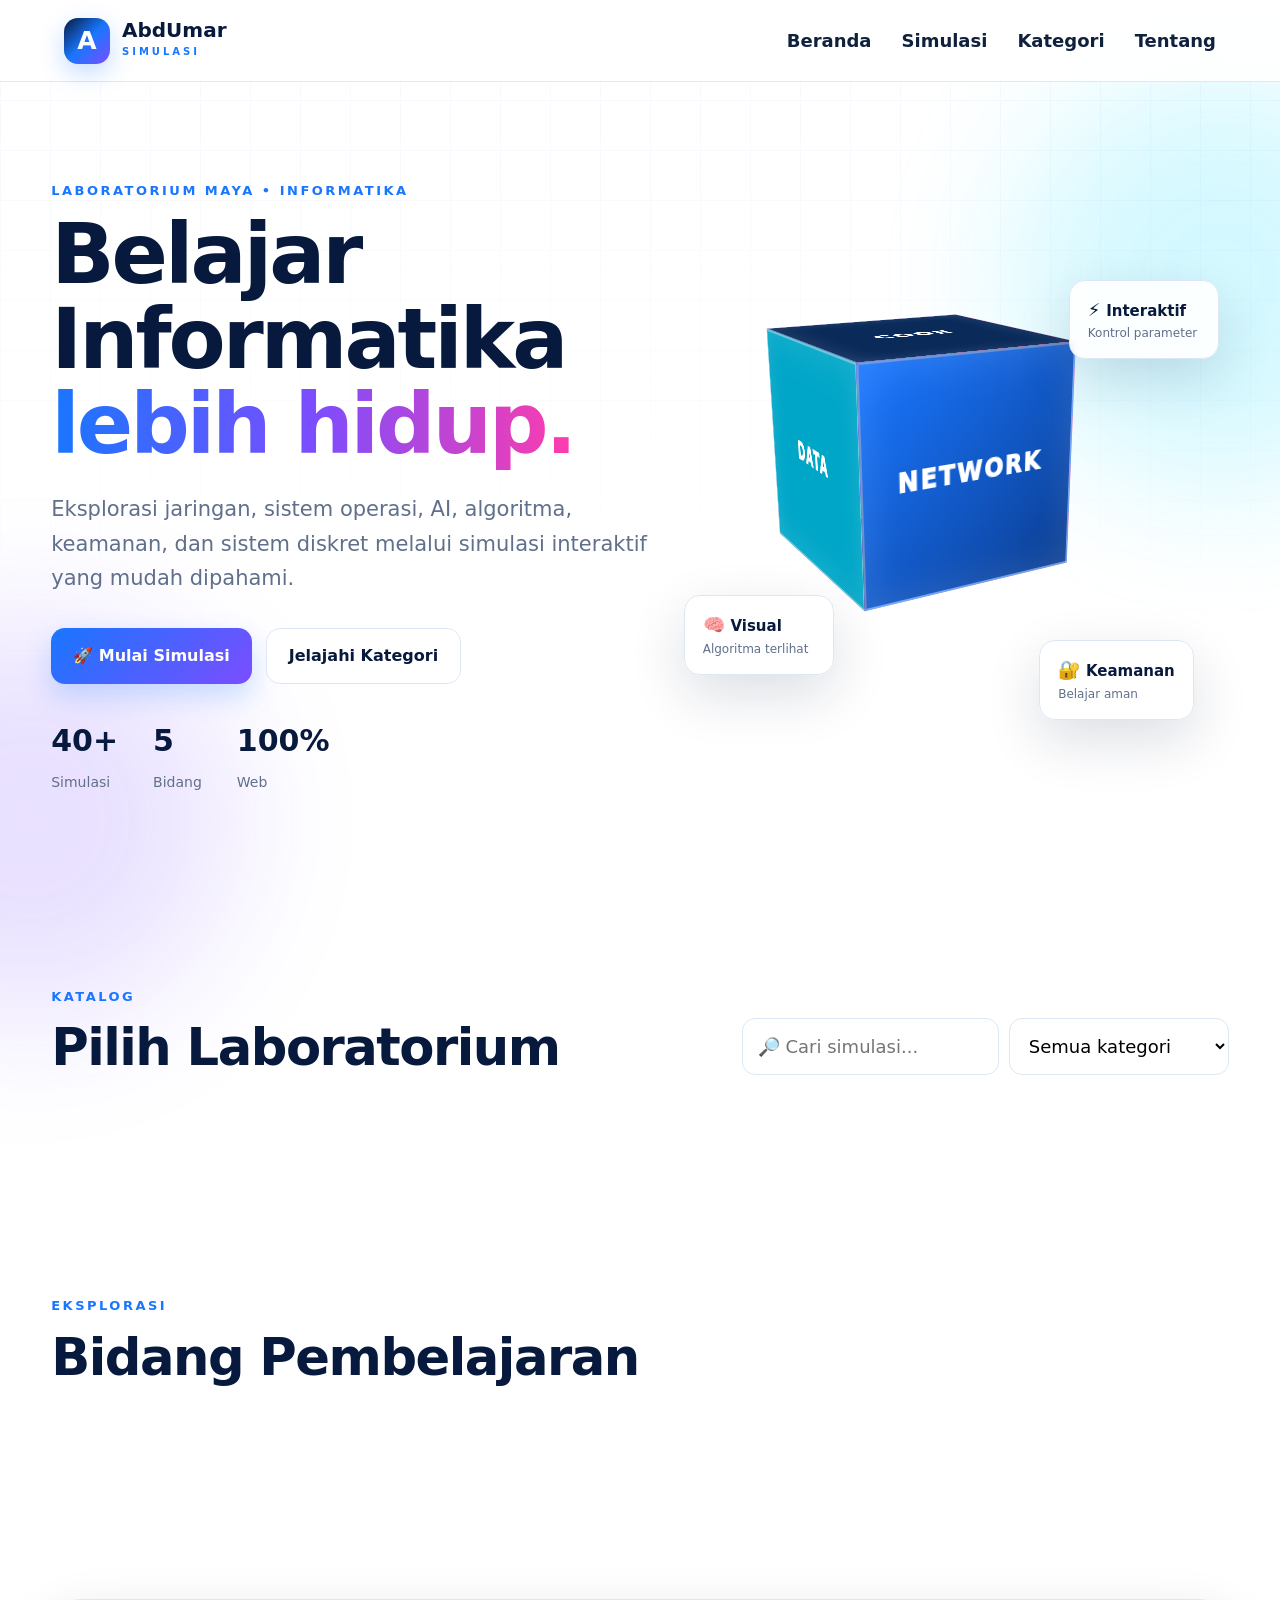
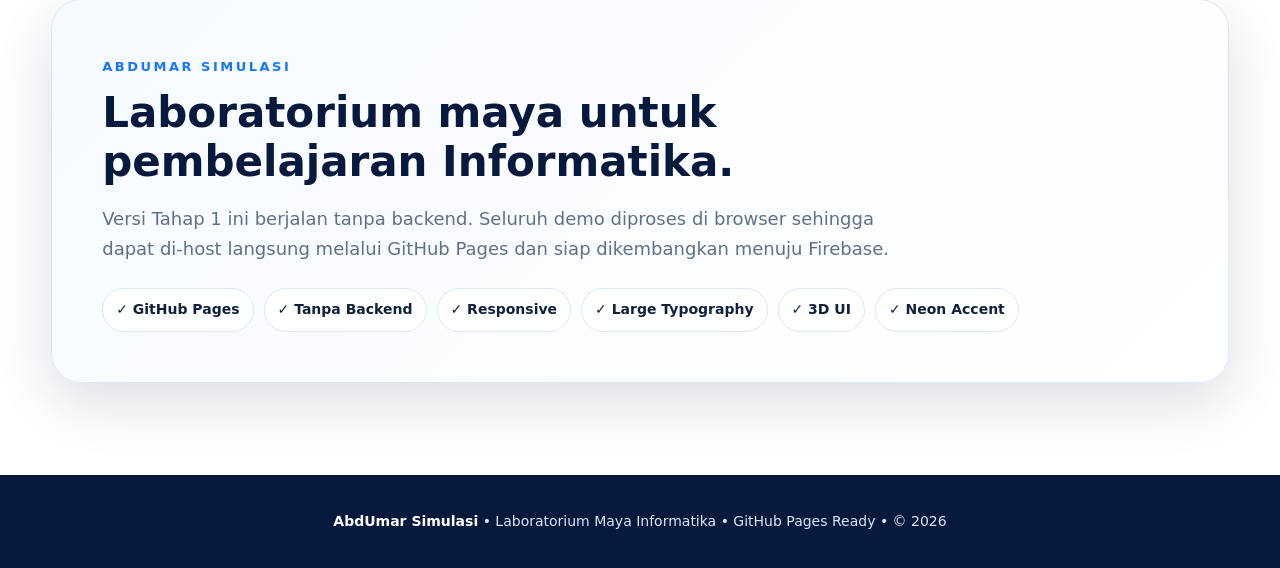
<file: index.html>
<!DOCTYPE html>
<html lang="id">
<head>
  <meta charset="UTF-8">
  <meta name="viewport" content="width=device-width, initial-scale=1.0">
  <meta name="theme-color" content="#071a3d">
  <meta name="description" content="AbdUmar Simulasi — Laboratorium Maya Informatika interaktif.">
  <title>AbdUmar Simulasi — Laboratorium Maya Informatika</title>
  <link rel="stylesheet" href="assets/css/style.css">
</head>
<body>
  <div class="bg-orb orb-a"></div><div class="bg-orb orb-b"></div><div class="bg-grid"></div>

  <header class="topbar">
    <a class="brand" href="#beranda" aria-label="AbdUmar Simulasi">
      <span class="brand-mark">A</span>
      <span><b>AbdUmar</b><small>SIMULASI</small></span>
    </a>
    <nav class="nav" id="mainNav">
      <a href="#beranda">Beranda</a>
      <a href="#simulasi">Simulasi</a>
      <a href="#kategori">Kategori</a>
      <a href="#tentang">Tentang</a>
    </nav>
    <button class="menu-btn" id="menuBtn" aria-label="Buka menu">☰</button>
  </header>

  <main>
    <section class="hero section" id="beranda">
      <div class="hero-copy">
        <span class="eyebrow">LABORATORIUM MAYA • INFORMATIKA</span>
        <h1>Belajar Informatika<br><span>lebih hidup.</span></h1>
        <p>Eksplorasi jaringan, sistem operasi, AI, algoritma, keamanan, dan sistem diskret melalui simulasi interaktif yang mudah dipahami.</p>
        <div class="hero-actions">
          <a class="btn btn-primary" href="#simulasi">🚀 Mulai Simulasi</a>
          <a class="btn btn-ghost" href="#kategori">Jelajahi Kategori</a>
        </div>
        <div class="hero-stats">
          <div><strong id="simCount">40+</strong><span>Simulasi</span></div>
          <div><strong>5</strong><span>Bidang</span></div>
          <div><strong>100%</strong><span>Web</span></div>
        </div>
      </div>
      <div class="hero-visual">
        <div class="cube-scene" aria-hidden="true">
          <div class="cube">
            <div class="face front">NETWORK</div><div class="face back">AI</div>
            <div class="face right">OS</div><div class="face left">DATA</div>
            <div class="face top">CODE</div><div class="face bottom">LAB</div>
          </div>
        </div>
        <div class="floating-card card-1">⚡ <b>Interaktif</b><small>Kontrol parameter</small></div>
        <div class="floating-card card-2">🧠 <b>Visual</b><small>Algoritma terlihat</small></div>
        <div class="floating-card card-3">🔐 <b>Keamanan</b><small>Belajar aman</small></div>
      </div>
    </section>

    <section class="section" id="simulasi">
      <div class="section-head">
        <div><span class="eyebrow">KATALOG</span><h2>Pilih Laboratorium</h2></div>
        <div class="toolbar">
          <input id="searchInput" type="search" placeholder="🔎 Cari simulasi..." aria-label="Cari simulasi">
          <select id="categorySelect" aria-label="Filter kategori">
            <option value="all">Semua kategori</option>
          </select>
        </div>
      </div>
      <div class="simulation-grid" id="simulationGrid"></div>
    </section>

    <section class="section categories" id="kategori">
      <div class="section-head"><div><span class="eyebrow">EKSPLORASI</span><h2>Bidang Pembelajaran</h2></div></div>
      <div class="category-grid" id="categoryGrid"></div>
    </section>

    <section class="section demo-panel" id="demo">
      <div class="section-head">
        <div><span class="eyebrow">DEMO INTERAKTIF</span><h2 id="demoTitle">Simulasi</h2></div>
        <button class="btn btn-ghost" id="closeDemo">Tutup</button>
      </div>
      <div id="demoContent"></div>
    </section>

    <section class="section about" id="tentang">
      <div class="about-card">
        <span class="eyebrow">ABDUMAR SIMULASI</span>
        <h2>Laboratorium maya untuk pembelajaran Informatika.</h2>
        <p>Versi Tahap 1 ini berjalan tanpa backend. Seluruh demo diproses di browser sehingga dapat di-host langsung melalui GitHub Pages dan siap dikembangkan menuju Firebase.</p>
        <div class="feature-list">
          <span>✓ GitHub Pages</span><span>✓ Tanpa Backend</span><span>✓ Responsive</span><span>✓ Large Typography</span><span>✓ 3D UI</span><span>✓ Neon Accent</span>
        </div>
      </div>
    </section>
  </main>

  <footer><b>AbdUmar Simulasi</b> • Laboratorium Maya Informatika • GitHub Pages Ready • © 2026</footer>
  <script src="assets/js/app.js"></script>
</body>
</html>
</file>
<file: assets/css/style.css>
:root{
  --navy:#071a3d;--navy2:#0c2d62;--blue:#1976ff;--cyan:#00d9ff;--violet:#7b4dff;
  --pink:#ff3cac;--ink:#10213d;--muted:#60708b;--white:#fff;--line:#dce7f5;
  --shadow:0 20px 55px rgba(7,26,61,.14);--radius:24px;
}
*{box-sizing:border-box}html{scroll-behavior:smooth}body{margin:0;font-family:Inter,ui-sans-serif,system-ui,-apple-system,"Segoe UI",Arial,sans-serif;color:var(--ink);background:#fff;line-height:1.65;font-size:18px;overflow-x:hidden}
a{text-decoration:none;color:inherit}.bg-grid{position:fixed;inset:0;z-index:-3;opacity:.28;background-image:linear-gradient(#dbe8f7 1px,transparent 1px),linear-gradient(90deg,#dbe8f7 1px,transparent 1px);background-size:50px 50px;mask-image:linear-gradient(to bottom,black,transparent 80%)}.bg-orb{position:fixed;border-radius:50%;filter:blur(70px);opacity:.17;z-index:-2}.orb-a{width:420px;height:420px;background:#00d9ff;top:70px;right:-150px}.orb-b{width:400px;height:400px;background:#7b4dff;bottom:-120px;left:-170px}
.topbar{height:82px;padding:0 clamp(20px,5vw,80px);display:flex;align-items:center;justify-content:space-between;position:sticky;top:0;z-index:50;background:rgba(255,255,255,.88);backdrop-filter:blur(16px);border-bottom:1px solid rgba(220,231,245,.9)}
.brand{display:flex;align-items:center;gap:12px;color:var(--navy)}.brand-mark{width:46px;height:46px;border-radius:14px;display:grid;place-items:center;color:white;font-weight:900;font-size:25px;background:linear-gradient(135deg,var(--navy),var(--blue),var(--violet));box-shadow:0 9px 25px #1976ff40}.brand b{display:block;font-size:20px;line-height:1}.brand small{display:block;font-size:10px;letter-spacing:3px;color:var(--blue);font-weight:800;margin-top:4px}.nav{display:flex;gap:30px;font-weight:750}.nav a{padding:10px 0}.nav a:hover{color:var(--blue)}.menu-btn{display:none;border:0;background:transparent;font-size:30px}
.section{width:min(1200px,92%);margin:0 auto;padding:92px 0}.hero{min-height:720px;display:grid;grid-template-columns:1.05fr .95fr;align-items:center;gap:30px}.eyebrow{display:inline-block;font-size:13px;letter-spacing:2.5px;font-weight:900;color:var(--blue);margin-bottom:12px}.hero h1{font-size:clamp(48px,6.5vw,86px);line-height:1.02;letter-spacing:-3px;margin:0 0 24px;color:var(--navy)}.hero h1 span{background:linear-gradient(90deg,var(--blue),var(--violet),var(--pink));-webkit-background-clip:text;background-clip:text;color:transparent}.hero p{font-size:21px;color:var(--muted);max-width:680px}.hero-actions{display:flex;gap:14px;flex-wrap:wrap;margin:32px 0}.btn{display:inline-flex;align-items:center;justify-content:center;gap:8px;border-radius:14px;padding:14px 22px;font-weight:850;border:1px solid var(--line);cursor:pointer;font-size:16px}.btn-primary{color:#fff;border:0;background:linear-gradient(135deg,var(--blue),var(--violet));box-shadow:0 12px 28px #1976ff38}.btn-ghost{background:#fff;color:var(--navy)}.btn:hover{transform:translateY(-2px)}.hero-stats{display:flex;gap:35px}.hero-stats strong{display:block;font-size:30px;color:var(--navy)}.hero-stats span{color:var(--muted);font-size:14px}
.hero-visual{height:540px;position:relative;display:grid;place-items:center}.cube-scene{width:300px;height:300px;perspective:900px}.cube{width:220px;height:220px;position:relative;transform-style:preserve-3d;transform:rotateX(-18deg) rotateY(30deg);animation:spin 14s linear infinite}.face{position:absolute;width:220px;height:220px;display:grid;place-items:center;font-size:24px;font-weight:950;letter-spacing:2px;color:white;border:2px solid #ffffff66;box-shadow:inset 0 0 40px #ffffff22}.front{transform:translateZ(110px);background:linear-gradient(135deg,#1976ff,#0b3d91)}.back{transform:rotateY(180deg) translateZ(110px);background:#7b4dff}.right{transform:rotateY(90deg) translateZ(110px);background:#ff3cac}.left{transform:rotateY(-90deg) translateZ(110px);background:#00a6c8}.top{transform:rotateX(90deg) translateZ(110px);background:#0a2a5a}.bottom{transform:rotateX(-90deg) translateZ(110px);background:#5b32c7}@keyframes spin{to{transform:rotateX(-18deg) rotateY(390deg)}}
.floating-card{position:absolute;background:rgba(255,255,255,.92);backdrop-filter:blur(12px);padding:14px 18px;border:1px solid #dce7f5;border-radius:16px;box-shadow:var(--shadow);min-width:150px;color:var(--navy)}.floating-card b{font-size:15px}.floating-card small{display:block;color:var(--muted);font-size:12px}.card-1{top:65px;right:10px}.card-2{bottom:80px;left:0}.card-3{bottom:35px;right:35px}
.section-head{display:flex;align-items:end;justify-content:space-between;gap:20px;margin-bottom:30px}.section-head h2{font-size:clamp(34px,4vw,52px);line-height:1.1;margin:0;color:var(--navy);letter-spacing:-1.5px}.toolbar{display:flex;gap:10px}.toolbar input,.toolbar select{font:inherit;border:1px solid var(--line);border-radius:13px;padding:13px 15px;background:#fff;min-width:220px;outline:none}.toolbar input:focus,.toolbar select:focus{border-color:var(--blue);box-shadow:0 0 0 4px #1976ff14}
.simulation-grid{display:grid;grid-template-columns:repeat(3,1fr);gap:20px}.sim-card{position:relative;min-height:260px;border:1px solid var(--line);border-radius:var(--radius);padding:24px;background:rgba(255,255,255,.9);box-shadow:0 10px 30px rgba(7,26,61,.06);transition:.25s;overflow:hidden;cursor:pointer}.sim-card:before{content:"";position:absolute;width:140px;height:140px;border-radius:50%;background:var(--accent);filter:blur(55px);opacity:.13;right:-40px;top:-40px}.sim-card:hover{transform:translateY(-8px) rotateX(1deg);box-shadow:var(--shadow);border-color:#b8cdf0}.sim-icon{width:60px;height:60px;border-radius:18px;display:grid;place-items:center;font-size:28px;background:linear-gradient(135deg,var(--navy),var(--accent));color:#fff;box-shadow:0 10px 22px rgba(7,26,61,.18);margin-bottom:18px}.sim-card h3{margin:0 0 8px;font-size:22px;line-height:1.25}.sim-card p{margin:0;color:var(--muted);font-size:15px}.tag{display:inline-block;margin-top:18px;padding:5px 9px;border-radius:999px;background:#eef5ff;color:var(--blue);font-size:12px;font-weight:800}
.category-grid{display:grid;grid-template-columns:repeat(5,1fr);gap:15px}.category-card{padding:24px 16px;border-radius:20px;background:var(--navy);color:#fff;min-height:150px;display:flex;flex-direction:column;justify-content:space-between;box-shadow:0 15px 30px #071a3d20}.category-card:nth-child(2){background:linear-gradient(145deg,#1162e8,#18b7ff)}.category-card:nth-child(3){background:linear-gradient(145deg,#5a35c9,#a55cff)}.category-card:nth-child(4){background:linear-gradient(145deg,#008aa7,#00cdb2)}.category-card:nth-child(5){background:linear-gradient(145deg,#e52b86,#ff6b3d)}.category-card strong{font-size:19px}.category-card span{font-size:13px;opacity:.85}
.demo-panel{display:none}.demo-panel.active{display:block}.demo-box{border:1px solid var(--line);border-radius:var(--radius);background:#fff;box-shadow:var(--shadow);padding:28px}.demo-layout{display:grid;grid-template-columns:300px 1fr;gap:28px}.control{margin-bottom:18px}.control label{display:block;font-size:14px;font-weight:800;margin-bottom:6px}.control input,.control select{width:100%;font:inherit;padding:11px;border:1px solid var(--line);border-radius:10px}.canvas-wrap{min-height:330px;border-radius:18px;background:#071a3d;padding:15px;overflow:auto}.sim-canvas{width:100%;height:330px;display:block;background:#081f48;border-radius:12px}
.about-card{background:linear-gradient(135deg,#f6faff,#fff);border:1px solid var(--line);border-radius:30px;padding:50px;box-shadow:var(--shadow)}.about-card h2{font-size:42px;line-height:1.15;max-width:850px;margin:0 0 18px;color:var(--navy)}.about-card p{max-width:800px;color:var(--muted)}.feature-list{display:flex;gap:10px;flex-wrap:wrap;margin-top:25px}.feature-list span{background:#fff;border:1px solid var(--line);padding:9px 13px;border-radius:999px;font-size:14px;font-weight:750}
footer{text-align:center;padding:35px 20px;background:var(--navy);color:#d9e6ff;font-size:14px}footer b{color:#fff}
.empty{grid-column:1/-1;padding:60px;text-align:center;border:1px dashed #b8c9df;border-radius:20px;color:var(--muted)}
@media(max-width:900px){.hero{grid-template-columns:1fr}.hero-visual{height:430px}.simulation-grid{grid-template-columns:repeat(2,1fr)}.category-grid{grid-template-columns:repeat(2,1fr)}.nav{display:none;position:absolute;top:82px;left:0;right:0;background:#fff;padding:20px;flex-direction:column;box-shadow:var(--shadow)}.nav.open{display:flex}.menu-btn{display:block}.section-head{align-items:flex-start;flex-direction:column}.toolbar{width:100%;flex-wrap:wrap}.toolbar input,.toolbar select{flex:1;min-width:180px}}
@media(max-width:600px){body{font-size:17px}.section{padding:65px 0}.hero h1{font-size:48px;letter-spacing:-2px}.hero p{font-size:18px}.hero-stats{gap:20px}.simulation-grid,.category-grid{grid-template-columns:1fr}.floating-card{transform:scale(.9)}.card-1{right:-5px}.card-2{left:-10px}.card-3{right:0}.about-card{padding:30px 22px}.about-card h2{font-size:32px}.demo-layout{grid-template-columns:1fr}}
</file>
